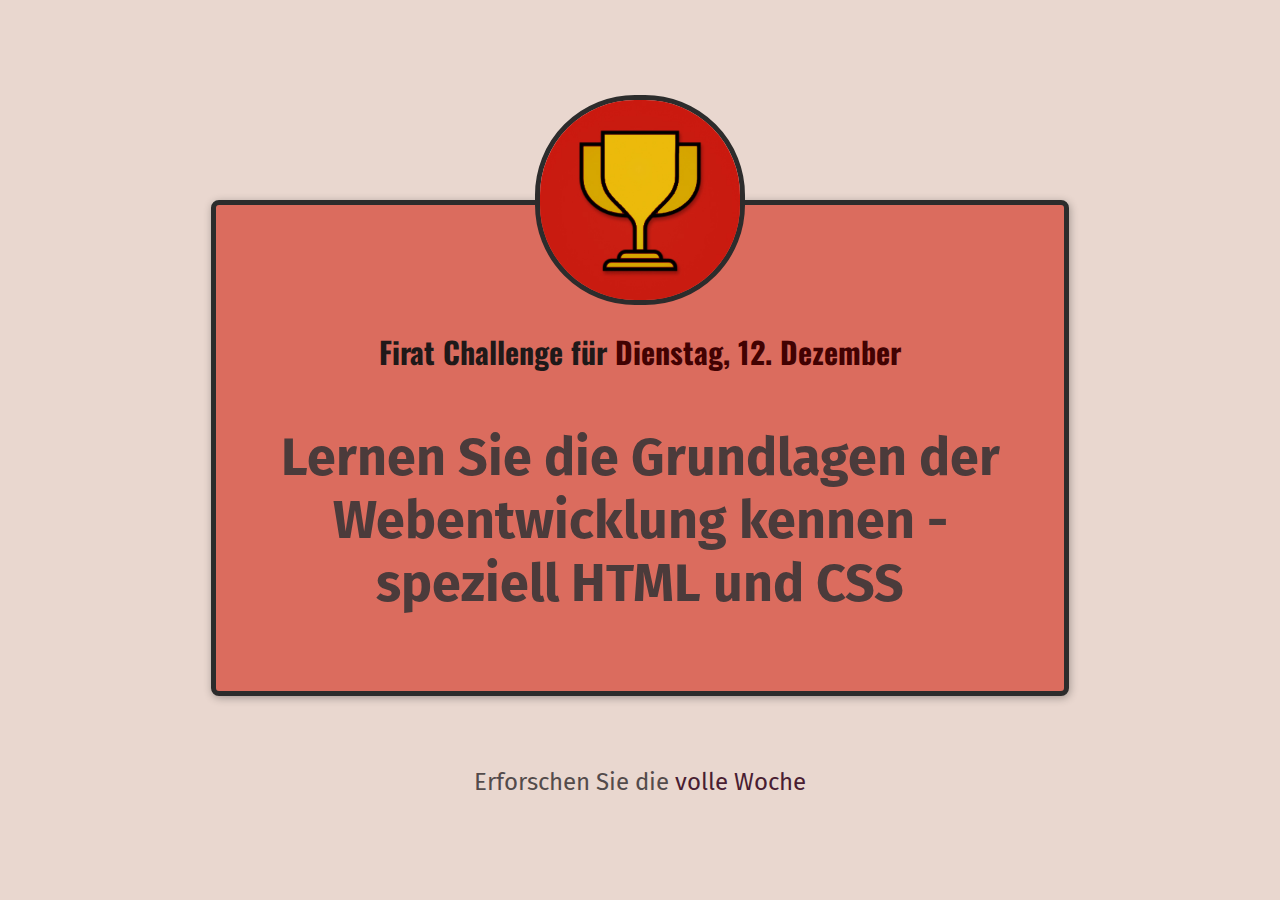
<file: index.html>
<!DOCTYPE html>
<html lang="en">

<head>
  <meta charset="UTF-8">
  <meta name="viewport" content="width=device-width, initial-scale=1.0">
  <link rel="stylesheet" href="/styles/daily-challenge.css">
  <link rel="stylesheet" href="/styles/shared.css">
  <link rel="preconnect" href="https://fonts.googleapis.com">
  <link rel="preconnect" href="https://fonts.gstatic.com" crossorigin>
  <link href="https://fonts.googleapis.com/css2?family=Fira+Sans:wght@400;700&family=Oswald:wght@700&display=swap"
    rel="stylesheet">
  <title>Document</title>
</head>

<body>
  <main>
    <img src="/images/challenges-trophy.jpg" alt="A trophy">

    <h1>Firat Challenge für <span>Dienstag, 12. Dezember</span> </h1>
    <p id="todays-challenge">Lernen Sie die Grundlagen der Webentwicklung kennen - speziell HTML und CSS</p>
  </main>

  <footer>
    <p>Erforschen Sie die  <a href="full-week.html">volle Woche</a> </p>
  </footer>

 

</body>

</html>
</file>
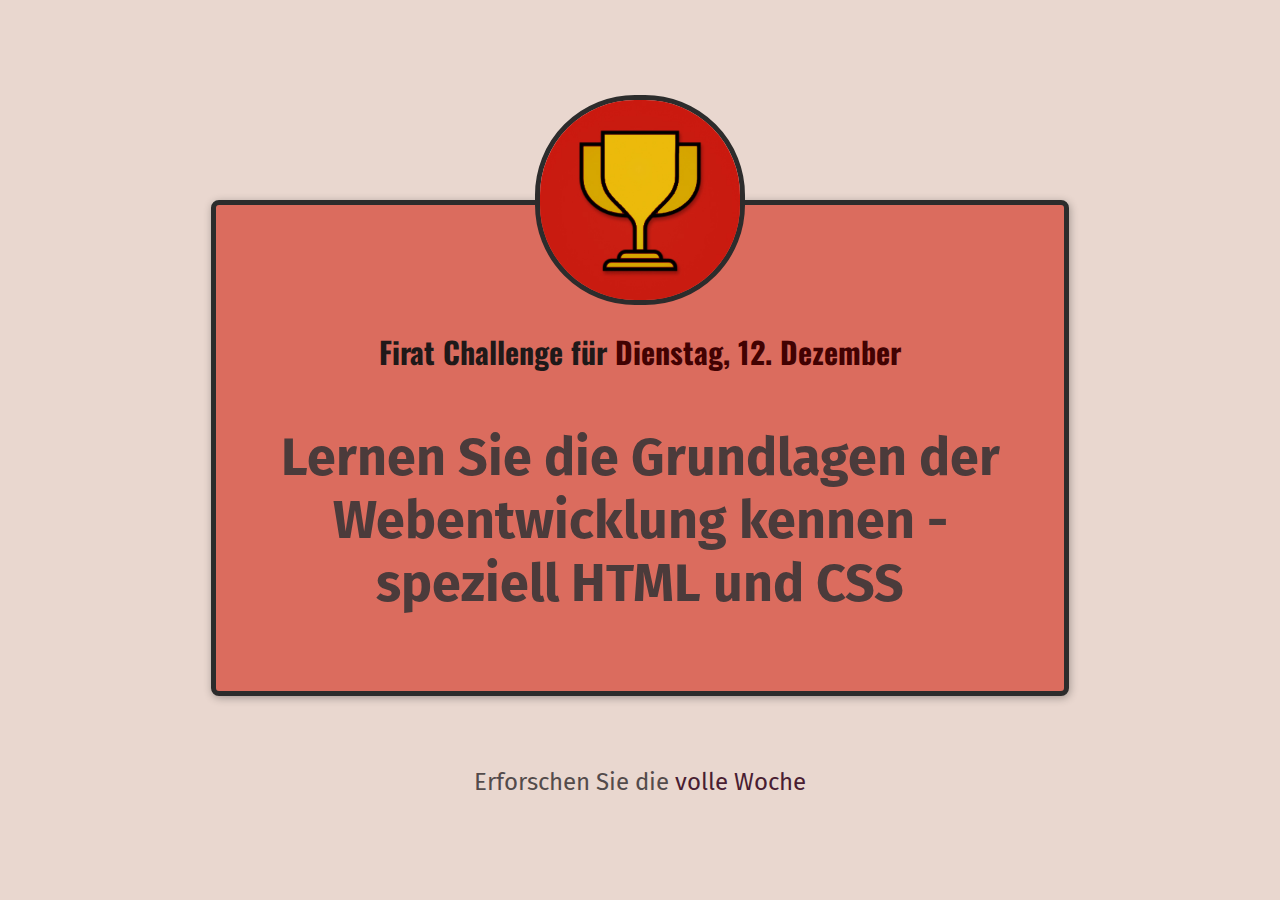
<file: 11-14-days/index.html>
<!DOCTYPE html>
<html lang="en">

<head>
  <meta charset="UTF-8">
  <meta name="viewport" content="width=device-width, initial-scale=1.0">
  <link rel="stylesheet" href="/11-14-days/styles/daily-challenge.css">
  <link rel="stylesheet" href="/11-14-days/styles/shared.css">
  <link rel="preconnect" href="https://fonts.googleapis.com">
  <link rel="preconnect" href="https://fonts.gstatic.com" crossorigin>
  <link href="https://fonts.googleapis.com/css2?family=Fira+Sans:wght@400;700&family=Oswald:wght@700&display=swap"
    rel="stylesheet">
  <link rel="icon" href="/11-14-days/images/favicon.ico">
  <title>My Daily Challenge</title>
</head>

<body>
  <main>
    <img src="/11-14-days/images/challenges-trophy.jpg" alt="A trophy">

    <h1>Firat Challenge für <span>Dienstag, 12. Dezember</span> </h1>
    <p id="todays-challenge">Lernen Sie die Grundlagen der Webentwicklung kennen - speziell HTML und CSS</p>
  </main>

  <footer>
    <p>Erforschen Sie die  <a href="/11-14-days/full-wekk/index.html">volle Woche</a> </p>
  </footer>

 

</body>

</html>
</file>
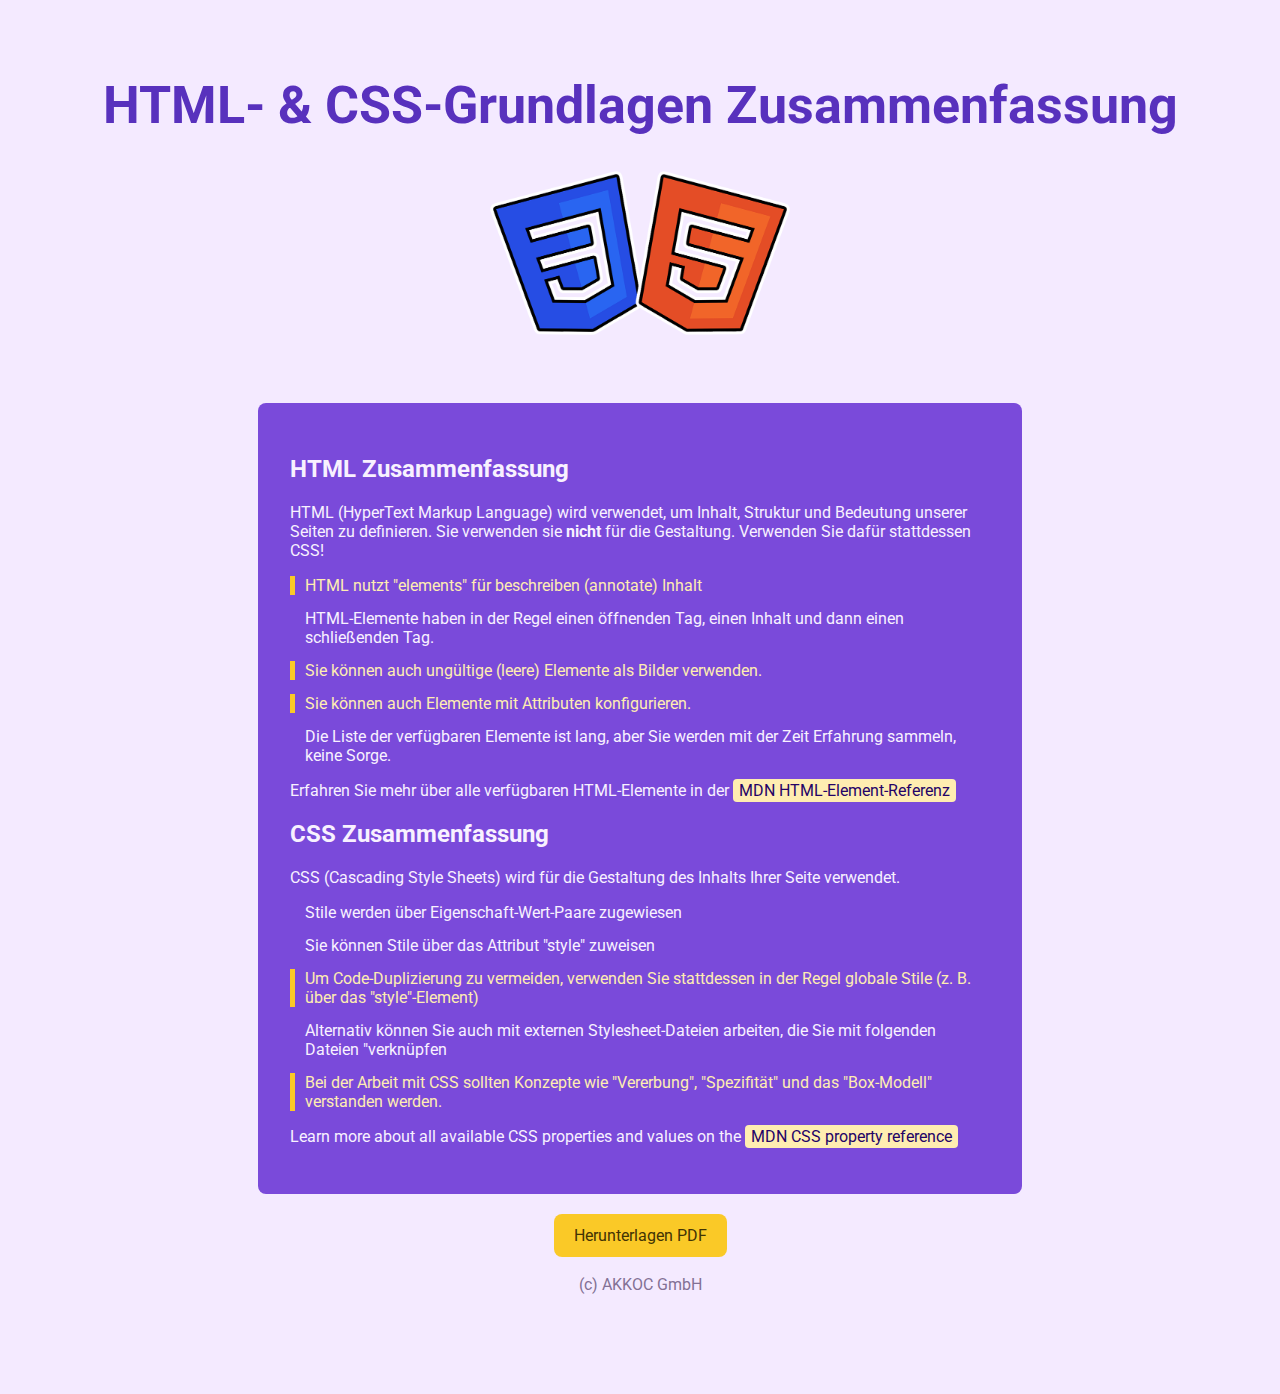
<file: 9-10-days/index.html>
<!DOCTYPE html>
<html lang="en">

<head>
  <meta charset="UTF-8">
  <link rel="preconnect" href="https://fonts.googleapis.com">
  <link rel="preconnect" href="https://fonts.gstatic.com" crossorigin>
  <link href="https://fonts.googleapis.com/css2?family=Roboto:wght@400;900&display=swap" rel="stylesheet">
  <meta name="viewport" content="width=device-width, initial-scale=1.0">
  <link rel="stylesheet" href="style.css">
  <title>HTML & CSS Basics Summary</title>
</head>

<body>

  <header>
    <h1>HTML- & CSS-Grundlagen Zusammenfassung</h1>
    <img src="html-css.png" alt="HTML and CSS Logos">
  </header>

  <main>
    <section>
      <h2>HTML Zusammenfassung</h2>
    <p>HTML (HyperText Markup Language) wird verwendet, um Inhalt, Struktur und Bedeutung unserer Seiten zu definieren. Sie verwenden sie <strong class="highlight" >nicht</strong> für die Gestaltung. Verwenden Sie dafür stattdessen CSS!</p>
    <ul id="html-list" >
      <li class="extra-importent" >HTML nutzt "elements" für beschreiben (annotate) Inhalt</li>
      <li>HTML-Elemente haben in der Regel einen öffnenden Tag, einen Inhalt und dann einen schließenden Tag.</li>
      <li class="extra-importent" >Sie können auch ungültige (leere) Elemente als Bilder verwenden.</li>
      <li class="extra-importent" >Sie können auch Elemente mit Attributen konfigurieren.</li>
      <li>Die Liste der verfügbaren Elemente ist lang, aber Sie werden mit der Zeit Erfahrung sammeln, keine Sorge. </li>
    </ul>
    <p>Erfahren Sie mehr über alle verfügbaren HTML-Elemente in der <a href="https://developer.mozilla.org/en-US/docs/Web/HTML">MDN HTML-Element-Referenz</a></p>
    </section>
      
    <section>
      <h2>CSS Zusammenfassung</h2>
    <p>CSS (Cascading Style Sheets) wird für die Gestaltung des Inhalts Ihrer Seite verwendet.</p>
    <ul id="css-list" >
      <li>Stile werden über Eigenschaft-Wert-Paare zugewiesen</li>
      <li>Sie können Stile über das Attribut "style" zuweisen</li>
      <li class="extra-importent">Um Code-Duplizierung zu vermeiden, verwenden Sie stattdessen in der Regel globale Stile (z. B. über das "style"-Element)</li>
      <li>Alternativ können Sie auch mit externen Stylesheet-Dateien arbeiten, die Sie mit folgenden Dateien "verknüpfen</li>
      <li class="extra-importent">Bei der Arbeit mit CSS sollten Konzepte wie "Vererbung", "Spezifität" und das "Box-Modell" verstanden werden.</li>
    </ul>
    <p>Learn more about all available CSS properties and values on
      the <a href="https://developer.mozilla.org/en-US/docs/Learn/CSS"> MDN CSS property reference</a></p>
    </section>
    

  </main>

  <footer>
    <a href="html-css-basics-summary.pdf" target="_blank" id="button">Herunterlagen PDF</a>
    <p>(c) AKKOC GmbH</p>
  </footer>

</body>

</html>
</file>
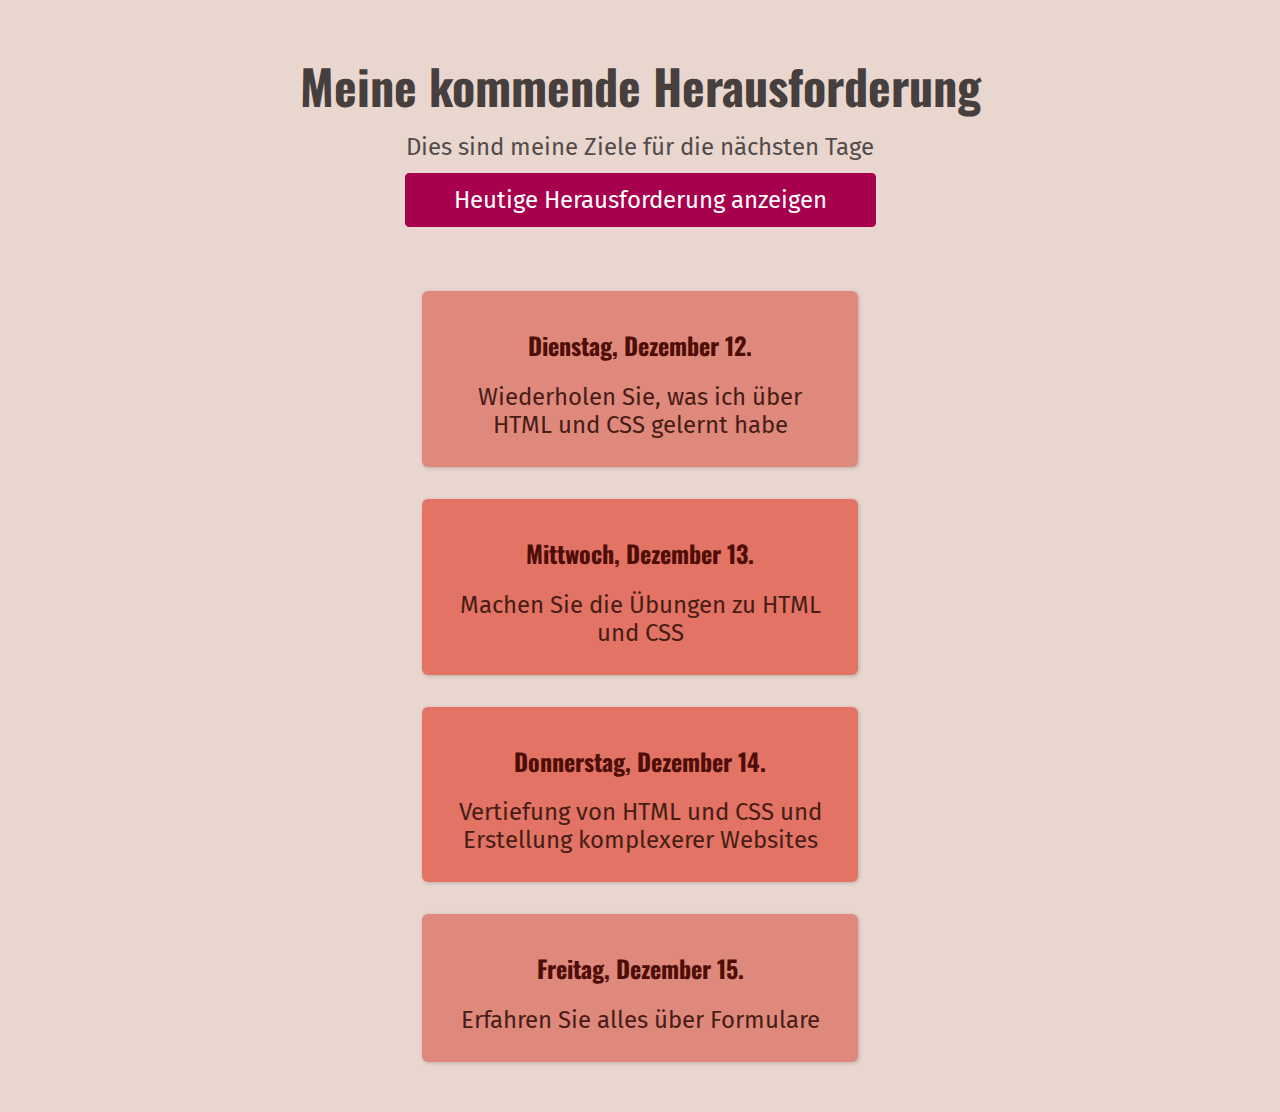
<file: 11-14-days/full-wekk/index.html>
<!DOCTYPE html>
<html lang="en">

<head>
  <meta charset="UTF-8">
  <meta name="viewport" content="width=device-width, initial-scale=1.0">
  <link rel="stylesheet" href="/11-14-days/styles/full-week.css">
  <link rel="stylesheet" href="/11-14-days/styles/shared.css">
  <link rel="preconnect" href="https://fonts.googleapis.com">
  <link rel="preconnect" href="https://fonts.gstatic.com" crossorigin>
  <link href="https://fonts.googleapis.com/css2?family=Fira+Sans:wght@400;700&family=Oswald:wght@700&display=swap"
    rel="stylesheet">
    <title>Meine kommende Herausforderung</title>
</head>

<body>
  <header>
    <h1>Meine kommende Herausforderung</h1>
    <p id="description" >Dies sind meine Ziele für die nächsten Tage</p>
  
      <a href="/11-14-days/index.html">Heutige Herausforderung anzeigen</a>

  </header>
  <main>
    <ol>

      <li>
        <h2>Dienstag, Dezember 12.</h2>
        <p class="daily-goal">Wiederholen Sie, was ich über HTML und CSS gelernt habe</p>
      </li>
      <li class="highlight-goal">
        <h2>Mittwoch, Dezember 13.</h2>
        <p class="daily-goal">Machen Sie die Übungen zu HTML und CSS</p>
      </li>
      <li class="highlight-goal">
        <h2>Donnerstag, Dezember 14.</h2>
        <p class="daily-goal">Vertiefung von HTML und CSS und Erstellung komplexerer Websites</p>
      </li>
      <li>
        <h2>Freitag, Dezember 15.</h2>
        <p class="daily-goal">Erfahren Sie alles über Formulare</p>
      </li>

    </ol>

  </main>
  

  
  
</body>

</html>
</file>
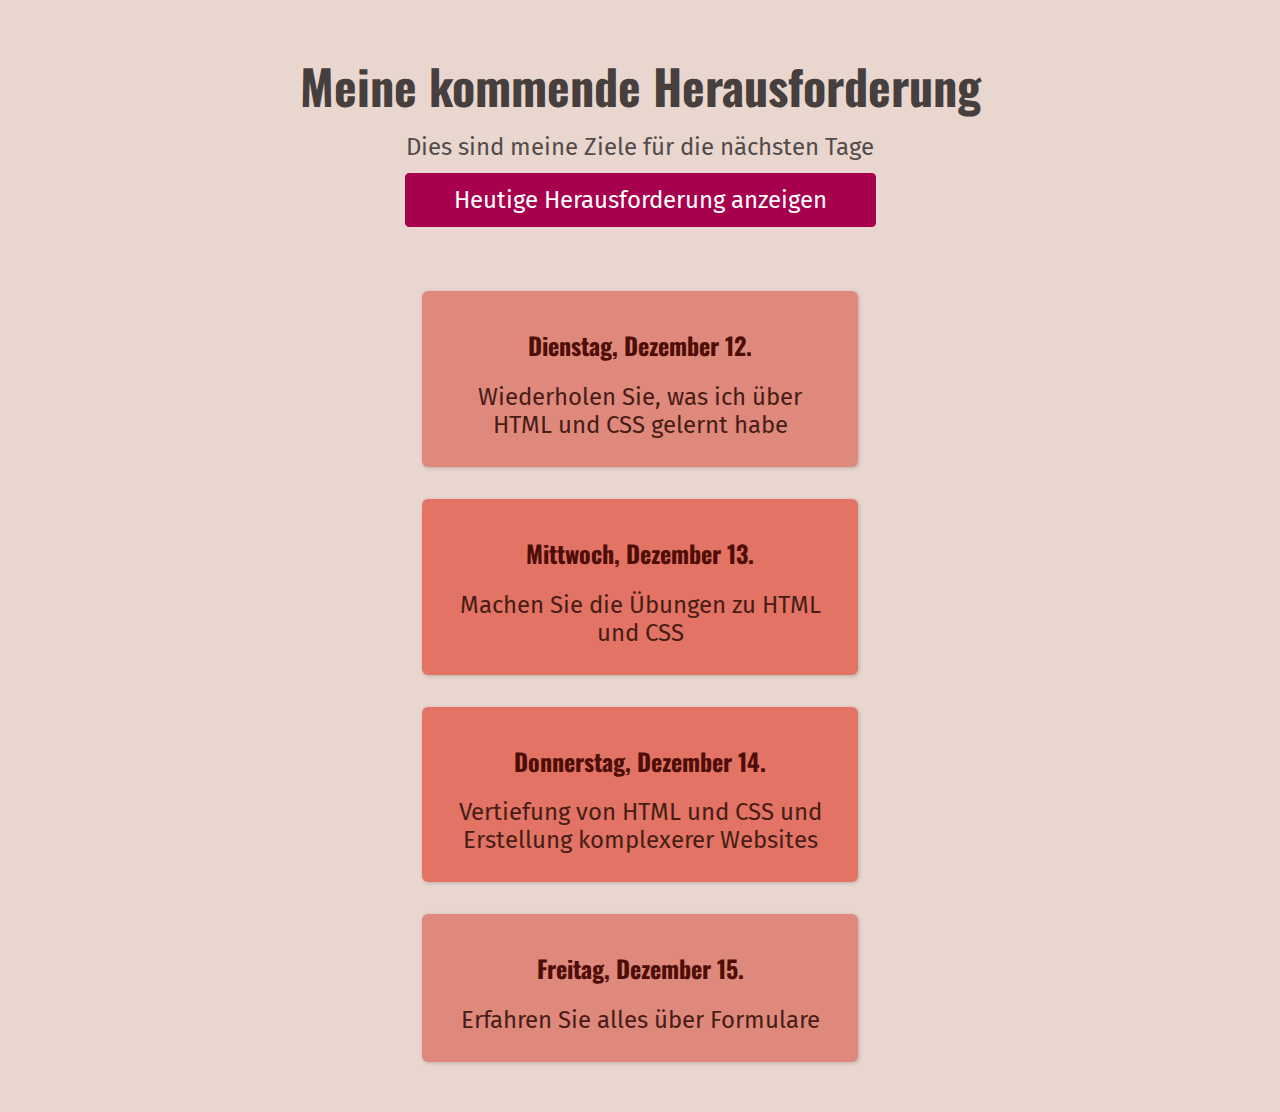
<file: full-week.html>
<!DOCTYPE html>
<html lang="en">

<head>
  <meta charset="UTF-8">
  <meta name="viewport" content="width=device-width, initial-scale=1.0">
  <link rel="stylesheet" href="styles/full-week.css">
  <link rel="stylesheet" href="/styles/shared.css">
  <link rel="preconnect" href="https://fonts.googleapis.com">
  <link rel="preconnect" href="https://fonts.gstatic.com" crossorigin>
  <link href="https://fonts.googleapis.com/css2?family=Fira+Sans:wght@400;700&family=Oswald:wght@700&display=swap"
    rel="stylesheet">
    <title>Meine kommende Herausforderung</title>
</head>

<body>
  <header>
    <h1>Meine kommende Herausforderung</h1>
    <p id="description" >Dies sind meine Ziele für die nächsten Tage</p>
  
      <a href="index.html">Heutige Herausforderung anzeigen</a>

  </header>
  <main>
    <ol>

      <li>
        <h2>Dienstag, Dezember 12.</h2>
        <p class="daily-goal">Wiederholen Sie, was ich über HTML und CSS gelernt habe</p>
      </li>
      <li class="highlight-goal">
        <h2>Mittwoch, Dezember 13.</h2>
        <p class="daily-goal">Machen Sie die Übungen zu HTML und CSS</p>
      </li>
      <li class="highlight-goal">
        <h2>Donnerstag, Dezember 14.</h2>
        <p class="daily-goal">Vertiefung von HTML und CSS und Erstellung komplexerer Websites</p>
      </li>
      <li>
        <h2>Freitag, Dezember 15.</h2>
        <p class="daily-goal">Erfahren Sie alles über Formulare</p>
      </li>

    </ol>

  </main>
  

  
  
</body>

</html>
</file>
<file: styles/daily-challenge.css>
main{
  width: 800px;
  margin: 200px auto 72px auto;
  background-color: rgb(219, 108, 94);
  padding: 24px;
  border: 5px solid rgb(44, 44, 44);
  border-radius: 8px;
  box-shadow: 1px 2px 8px rgb(0, 0, 0, 0.3);
}

img {
  width: 200px;
  height: 200px;
  border-radius: 100px;
  border: 5px solid rgb(44, 44, 44);
  margin-top: -134px;
}

h1 {
  font-size: 30px;
  color: rgb(31, 25, 25);
}

a{
  color: rgb(73, 29, 50);
}

span {
  color: rgb(66, 2, 2);
}

#todays-challenge {
  color: rgb(75, 59, 59);
  font-weight: bold;
  font-size: 52px;
}
</file>
<file: styles/shared.css>
body {
  text-align: center;
  background-color: rgb(233, 215, 207);
  color: rgb(83, 75, 75);
  margin: 50px;
}

h1 {
  font-family: 'Oswald', sans-serif;
}

p {
  font-family: 'Fira Sans' , sans-serif;
  font-size: 24px;

}

a {
  font-family: 'Fira Sans' , sans-serif;
  text-decoration: none;
}

a:hover {
  text-decoration: underline;
}



img {
  width: 200px;
  height: 200px;
  border-radius: 100px;
}
</file>
<file: 11-14-days/styles/daily-challenge.css>
main{
  width: 800px;
  margin: 200px auto 72px auto;
  background-color: rgb(219, 108, 94);
  padding: 24px;
  border: 5px solid rgb(44, 44, 44);
  border-radius: 8px;
  box-shadow: 1px 2px 8px rgb(0, 0, 0, 0.3);
}

img {
  width: 200px;
  height: 200px;
  border-radius: 100px;
  border: 5px solid rgb(44, 44, 44);
  margin-top: -134px;
}

h1 {
  font-size: 30px;
  color: rgb(31, 25, 25);
}

a{
  color: rgb(73, 29, 50);
}

span {
  color: rgb(66, 2, 2);
}

#todays-challenge {
  color: rgb(75, 59, 59);
  font-weight: bold;
  font-size: 52px;
}
</file>
<file: 11-14-days/styles/shared.css>
body {
  text-align: center;
  background-color: rgb(233, 215, 207);
  color: rgb(83, 75, 75);
  margin: 50px;
}

h1 {
  font-family: 'Oswald', sans-serif;
}

p {
  font-family: 'Fira Sans' , sans-serif;
  font-size: 24px;

}

a {
  font-family: 'Fira Sans' , sans-serif;
  text-decoration: none;
}

a:hover {
  text-decoration: underline;
}



img {
  width: 200px;
  height: 200px;
  border-radius: 100px;
}
</file>
<file: 9-10-days/style.css>
body{
  font-family: 'Roboto', sans-serif;
  background-color: rgb(244, 234, 255);
}

h1{
  font-size: 52px;
  color: rgb(88, 49, 189);

}

header {
  text-align:  center;
  padding: 32px;
}

header img{
  width: 300px;
}

main{
  background-color: rgb(122, 74, 218);
  padding: 32px;
  margin: 32px auto;
  width: 700px;
  border-radius: 8px;
  color: rgb(248, 241, 255);
  
}

ul {
  margin: 0;
  padding: 0;
  list-style: none;
}

li {
  margin: 14px 0;
  padding-left: 10px;
  border-left: 5px solid transparent;
}

a {
  text-decoration: none;
  color: rgb(36, 3, 102);
  background-color: rgb(255, 237, 177);
  padding: 2px 6px;
  border-radius: 4px;
}

a:hover, a:active {
  background-color: rgb(247, 209, 85);
}

footer{
  text-align: center;
  margin-bottom: 100px;
}

footer p {
  color: rgb(131, 113, 149);
  margin-top: 30px;
}

footer a {
  padding: 12px 20px;
  border-radius: 8px;
  background-color: rgb(250, 201, 39);
  color: rgb(66, 51, 4);
}

footer a:hover, 
footer a:active {
  background-color: rgb(255, 186, 58);
}



.extra-importent {
  color: rgb(255, 237, 177);
  border-color: rgb(250, 201, 39 );
  
}

.highlight {
  font-weight: bold;
}
</file>
<file: 11-14-days/styles/full-week.css>
header {
  margin-bottom: 64px;
}

h1{
  font-size: 48px;
  color: rgb(71, 62, 62);
  margin: 12px 0;
}

#description {
  margin: 12px 0;
}

/* header p {
  margin-bottom: 36px;
} */

a{
  padding: 12px 48px;
  color: white;
  background-color: rgb(167, 1, 78);
  border: 1px solid rgb(167, 1, 78);
  border-radius: 4px;
  font-size: 24px;
  display: inline-block;
  margin: 0;
}

a:hover{
  background-color: rgb(180, 12, 90);
  text-decoration: none;
}


ol {
  list-style: none;
  width: 500px;
  margin: 36px auto 0 auto;
  padding: 0;
}

li {
  padding: 16px;
  box-shadow: 1px 1px 4px rgb(0, 0, 0, 0.2);
  margin: 32px;
  background-color: rgb(223, 136, 124);
  border-radius: 6px;
}

h2{
  color: rgb(78, 13, 5);
  font-family: 'Oswald' , sans-serif;
}

/* main p {
  margin: 12px;
  color: rgb(71, 29, 22);
} */

.daily-goal{
  margin: 12px;
  color: rgb(71, 29, 22);
}

.highlight-goal{
  background-color: rgb(226, 115, 101);
}
</file>
<file: styles/full-week.css>
header {
  margin-bottom: 64px;
}

h1{
  font-size: 48px;
  color: rgb(71, 62, 62);
  margin: 12px 0;
}

#description {
  margin: 12px 0;
}

/* header p {
  margin-bottom: 36px;
} */

a{
  padding: 12px 48px;
  color: white;
  background-color: rgb(167, 1, 78);
  border: 1px solid rgb(167, 1, 78);
  border-radius: 4px;
  font-size: 24px;
  display: inline-block;
  margin: 0;
}

a:hover{
  background-color: rgb(180, 12, 90);
  text-decoration: none;
}


ol {
  list-style: none;
  width: 500px;
  margin: 36px auto 0 auto;
  padding: 0;
}

li {
  padding: 16px;
  box-shadow: 1px 1px 4px rgb(0, 0, 0, 0.2);
  margin: 32px;
  background-color: rgb(223, 136, 124);
  border-radius: 6px;
}

h2{
  color: rgb(78, 13, 5);
  font-family: 'Oswald' , sans-serif;
}

/* main p {
  margin: 12px;
  color: rgb(71, 29, 22);
} */

.daily-goal{
  margin: 12px;
  color: rgb(71, 29, 22);
}

.highlight-goal{
  background-color: rgb(226, 115, 101);
}
</file>
